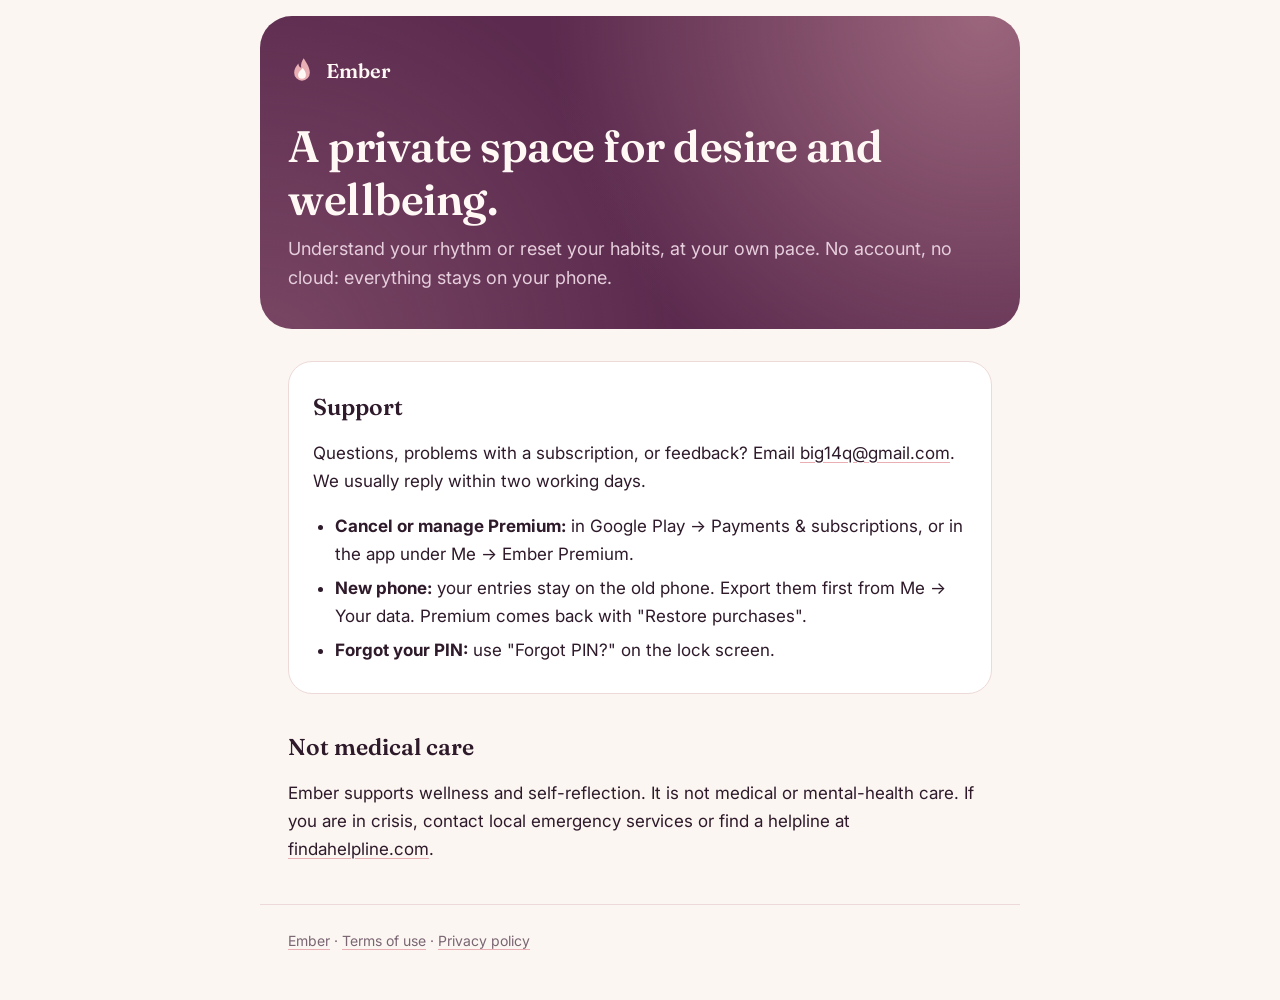
<file: index.html>
<!doctype html>
<html lang="en">
<head>
<meta charset="utf-8">
<meta name="viewport" content="width=device-width, initial-scale=1">
<title>Ember · A private space for desire and wellbeing</title>
<meta name="description" content="Ember is a private wellness app to understand your desire or reset your habits. Everything stays on your phone.">
<link rel="icon" href="favicon.png">
<link rel="stylesheet" href="style.css">
</head>
<body>
<header class="hero">
  <a class="brand" href="index.html"><img src="mark.svg" alt="" width="28" height="28"> Ember</a>
  <h1>A private space for desire and wellbeing.</h1>
  <p class="lede">Understand your rhythm or reset your habits, at your own pace. No account, no cloud: everything stays on your phone.</p>
</header>
<main>
  <section class="summary">
    <h2>Support</h2>
    <p>Questions, problems with a subscription, or feedback? Email <a href="mailto:big14q@gmail.com">big14q@gmail.com</a>. We usually reply within two working days.</p>
    <ul>
      <li><strong>Cancel or manage Premium:</strong> in Google Play → Payments &amp; subscriptions, or in the app under Me → Ember Premium.</li>
      <li><strong>New phone:</strong> your entries stay on the old phone. Export them first from Me → Your data. Premium comes back with "Restore purchases".</li>
      <li><strong>Forgot your PIN:</strong> use "Forgot PIN?" on the lock screen.</li>
    </ul>
  </section>
  <section>
    <h2>Not medical care</h2>
    <p>Ember supports wellness and self-reflection. It is not medical or mental-health care. If you are in crisis, contact local emergency services or find a helpline at <a href="https://findahelpline.com">findahelpline.com</a>.</p>
  </section>
</main>
<footer>
  <a href="index.html">Ember</a> · <a href="terms.html">Terms of use</a> · <a href="privacy.html">Privacy policy</a>
</footer>
</body>
</html>
</file>
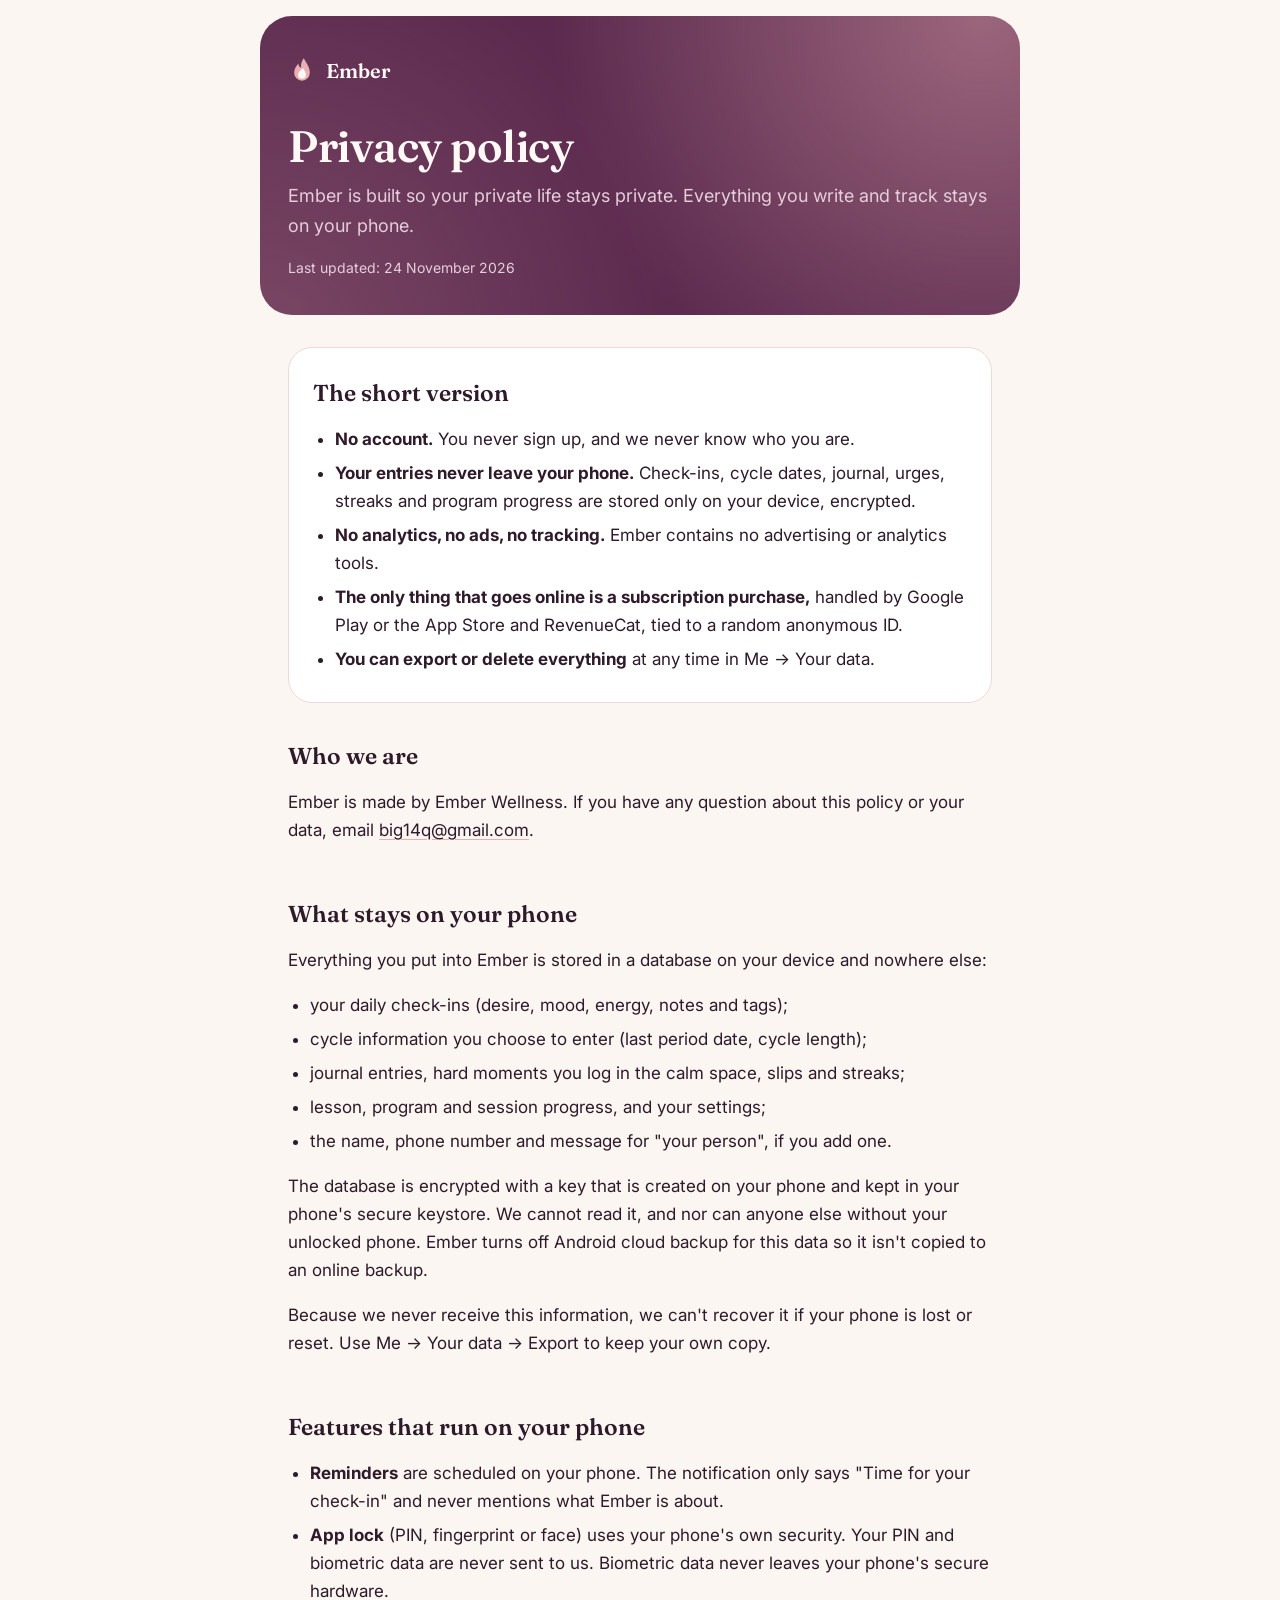
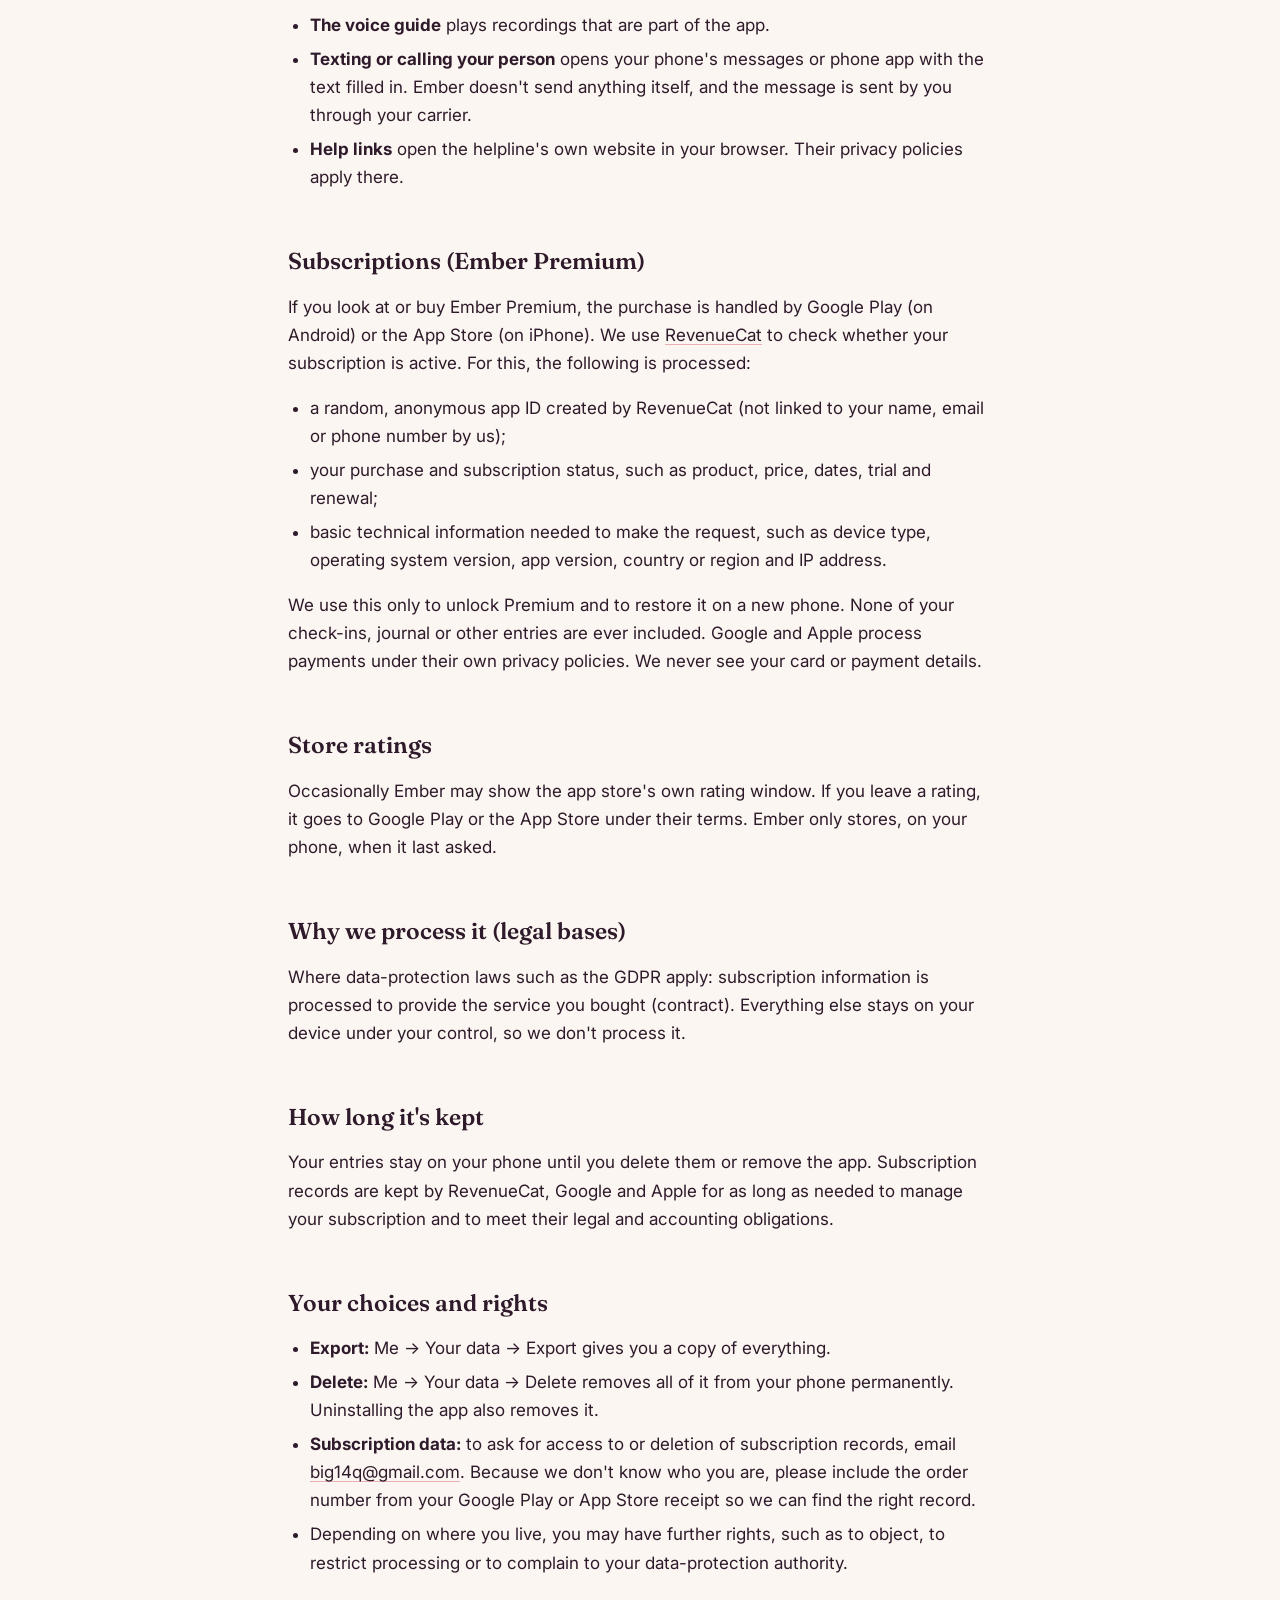
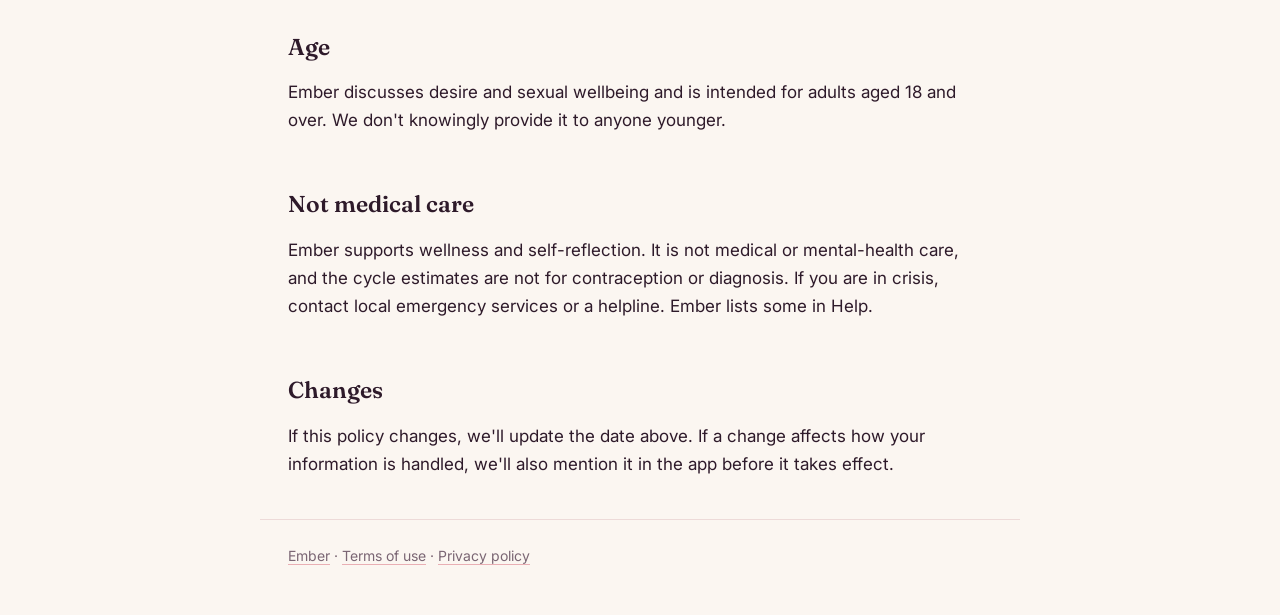
<file: privacy.html>
<!doctype html>
<html lang="en">
<head>
<meta charset="utf-8">
<meta name="viewport" content="width=device-width, initial-scale=1">
<title>Ember · Privacy policy</title>
<meta name="description" content="How Ember handles your information: everything stays on your phone.">
<link rel="icon" href="favicon.png">
<link rel="stylesheet" href="style.css">
</head>
<body>
<header class="hero">
  <a class="brand" href="index.html"><img src="mark.svg" alt="" width="28" height="28"> Ember</a>
  <h1>Privacy policy</h1>
  <p class="lede">Ember is built so your private life stays private. Everything you write and track stays on your phone.</p>
  <p class="updated">Last updated: 24 November 2026</p>
</header>

<main>
  <section class="summary">
    <h2>The short version</h2>
    <ul>
      <li><strong>No account.</strong> You never sign up, and we never know who you are.</li>
      <li><strong>Your entries never leave your phone.</strong> Check-ins, cycle dates, journal, urges, streaks and program progress are stored only on your device, encrypted.</li>
      <li><strong>No analytics, no ads, no tracking.</strong> Ember contains no advertising or analytics tools.</li>
      <li><strong>The only thing that goes online is a subscription purchase,</strong> handled by Google Play or the App Store and RevenueCat, tied to a random anonymous ID.</li>
      <li><strong>You can export or delete everything</strong> at any time in Me → Your data.</li>
    </ul>
  </section>

  <section>
    <h2>Who we are</h2>
    <p>Ember is made by Ember Wellness. If you have any question about this policy or your data, email <a href="mailto:big14q@gmail.com">big14q@gmail.com</a>.</p>
  </section>

  <section>
    <h2>What stays on your phone</h2>
    <p>Everything you put into Ember is stored in a database on your device and nowhere else:</p>
    <ul>
      <li>your daily check-ins (desire, mood, energy, notes and tags);</li>
      <li>cycle information you choose to enter (last period date, cycle length);</li>
      <li>journal entries, hard moments you log in the calm space, slips and streaks;</li>
      <li>lesson, program and session progress, and your settings;</li>
      <li>the name, phone number and message for "your person", if you add one.</li>
    </ul>
    <p>The database is encrypted with a key that is created on your phone and kept in your phone's secure keystore. We cannot read it, and nor can anyone else without your unlocked phone. Ember turns off Android cloud backup for this data so it isn't copied to an online backup.</p>
    <p>Because we never receive this information, we can't recover it if your phone is lost or reset. Use Me → Your data → Export to keep your own copy.</p>
  </section>

  <section>
    <h2>Features that run on your phone</h2>
    <ul>
      <li><strong>Reminders</strong> are scheduled on your phone. The notification only says "Time for your check-in" and never mentions what Ember is about.</li>
      <li><strong>App lock</strong> (PIN, fingerprint or face) uses your phone's own security. Your PIN and biometric data are never sent to us. Biometric data never leaves your phone's secure hardware.</li>
      <li><strong>The voice guide</strong> plays recordings that are part of the app.</li>
      <li><strong>Texting or calling your person</strong> opens your phone's messages or phone app with the text filled in. Ember doesn't send anything itself, and the message is sent by you through your carrier.</li>
      <li><strong>Help links</strong> open the helpline's own website in your browser. Their privacy policies apply there.</li>
    </ul>
  </section>

  <section>
    <h2>Subscriptions (Ember Premium)</h2>
    <p>If you look at or buy Ember Premium, the purchase is handled by Google Play (on Android) or the App Store (on iPhone). We use <a href="https://www.revenuecat.com/privacy">RevenueCat</a> to check whether your subscription is active. For this, the following is processed:</p>
    <ul>
      <li>a random, anonymous app ID created by RevenueCat (not linked to your name, email or phone number by us);</li>
      <li>your purchase and subscription status, such as product, price, dates, trial and renewal;</li>
      <li>basic technical information needed to make the request, such as device type, operating system version, app version, country or region and IP address.</li>
    </ul>
    <p>We use this only to unlock Premium and to restore it on a new phone. None of your check-ins, journal or other entries are ever included. Google and Apple process payments under their own privacy policies. We never see your card or payment details.</p>
  </section>

  <section>
    <h2>Store ratings</h2>
    <p>Occasionally Ember may show the app store's own rating window. If you leave a rating, it goes to Google Play or the App Store under their terms. Ember only stores, on your phone, when it last asked.</p>
  </section>

  <section>
    <h2>Why we process it (legal bases)</h2>
    <p>Where data-protection laws such as the GDPR apply: subscription information is processed to provide the service you bought (contract). Everything else stays on your device under your control, so we don't process it.</p>
  </section>

  <section>
    <h2>How long it's kept</h2>
    <p>Your entries stay on your phone until you delete them or remove the app. Subscription records are kept by RevenueCat, Google and Apple for as long as needed to manage your subscription and to meet their legal and accounting obligations.</p>
  </section>

  <section>
    <h2>Your choices and rights</h2>
    <ul>
      <li><strong>Export:</strong> Me → Your data → Export gives you a copy of everything.</li>
      <li><strong>Delete:</strong> Me → Your data → Delete removes all of it from your phone permanently. Uninstalling the app also removes it.</li>
      <li><strong>Subscription data:</strong> to ask for access to or deletion of subscription records, email <a href="mailto:big14q@gmail.com">big14q@gmail.com</a>. Because we don't know who you are, please include the order number from your Google Play or App Store receipt so we can find the right record.</li>
      <li>Depending on where you live, you may have further rights, such as to object, to restrict processing or to complain to your data-protection authority.</li>
    </ul>
  </section>

  <section>
    <h2>Age</h2>
    <p>Ember discusses desire and sexual wellbeing and is intended for adults aged 18 and over. We don't knowingly provide it to anyone younger.</p>
  </section>

  <section>
    <h2>Not medical care</h2>
    <p>Ember supports wellness and self-reflection. It is not medical or mental-health care, and the cycle estimates are not for contraception or diagnosis. If you are in crisis, contact local emergency services or a helpline. Ember lists some in Help.</p>
  </section>

  <section>
    <h2>Changes</h2>
    <p>If this policy changes, we'll update the date above. If a change affects how your information is handled, we'll also mention it in the app before it takes effect.</p>
  </section>
</main>

<footer>
  <a href="index.html">Ember</a> · <a href="terms.html">Terms of use</a> · <a href="privacy.html">Privacy policy</a>
</footer>
</body>
</html>
</file>
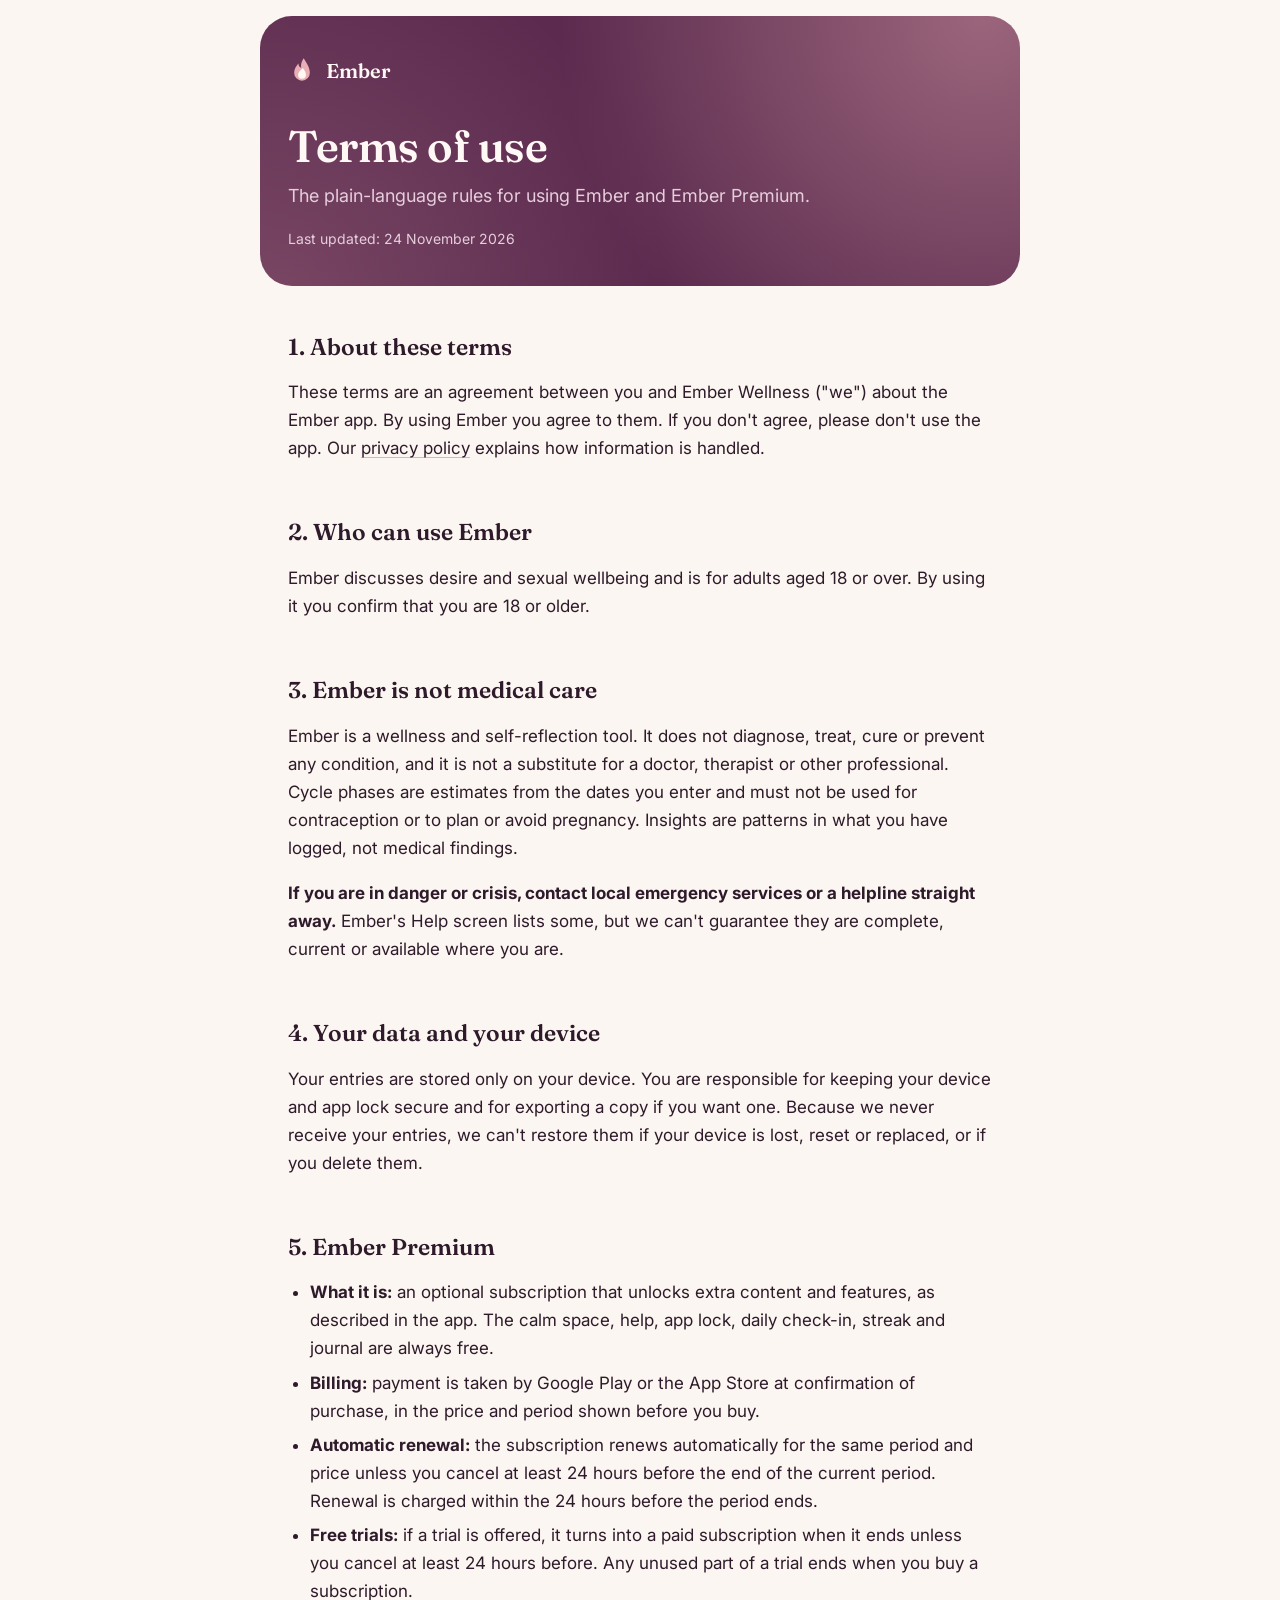
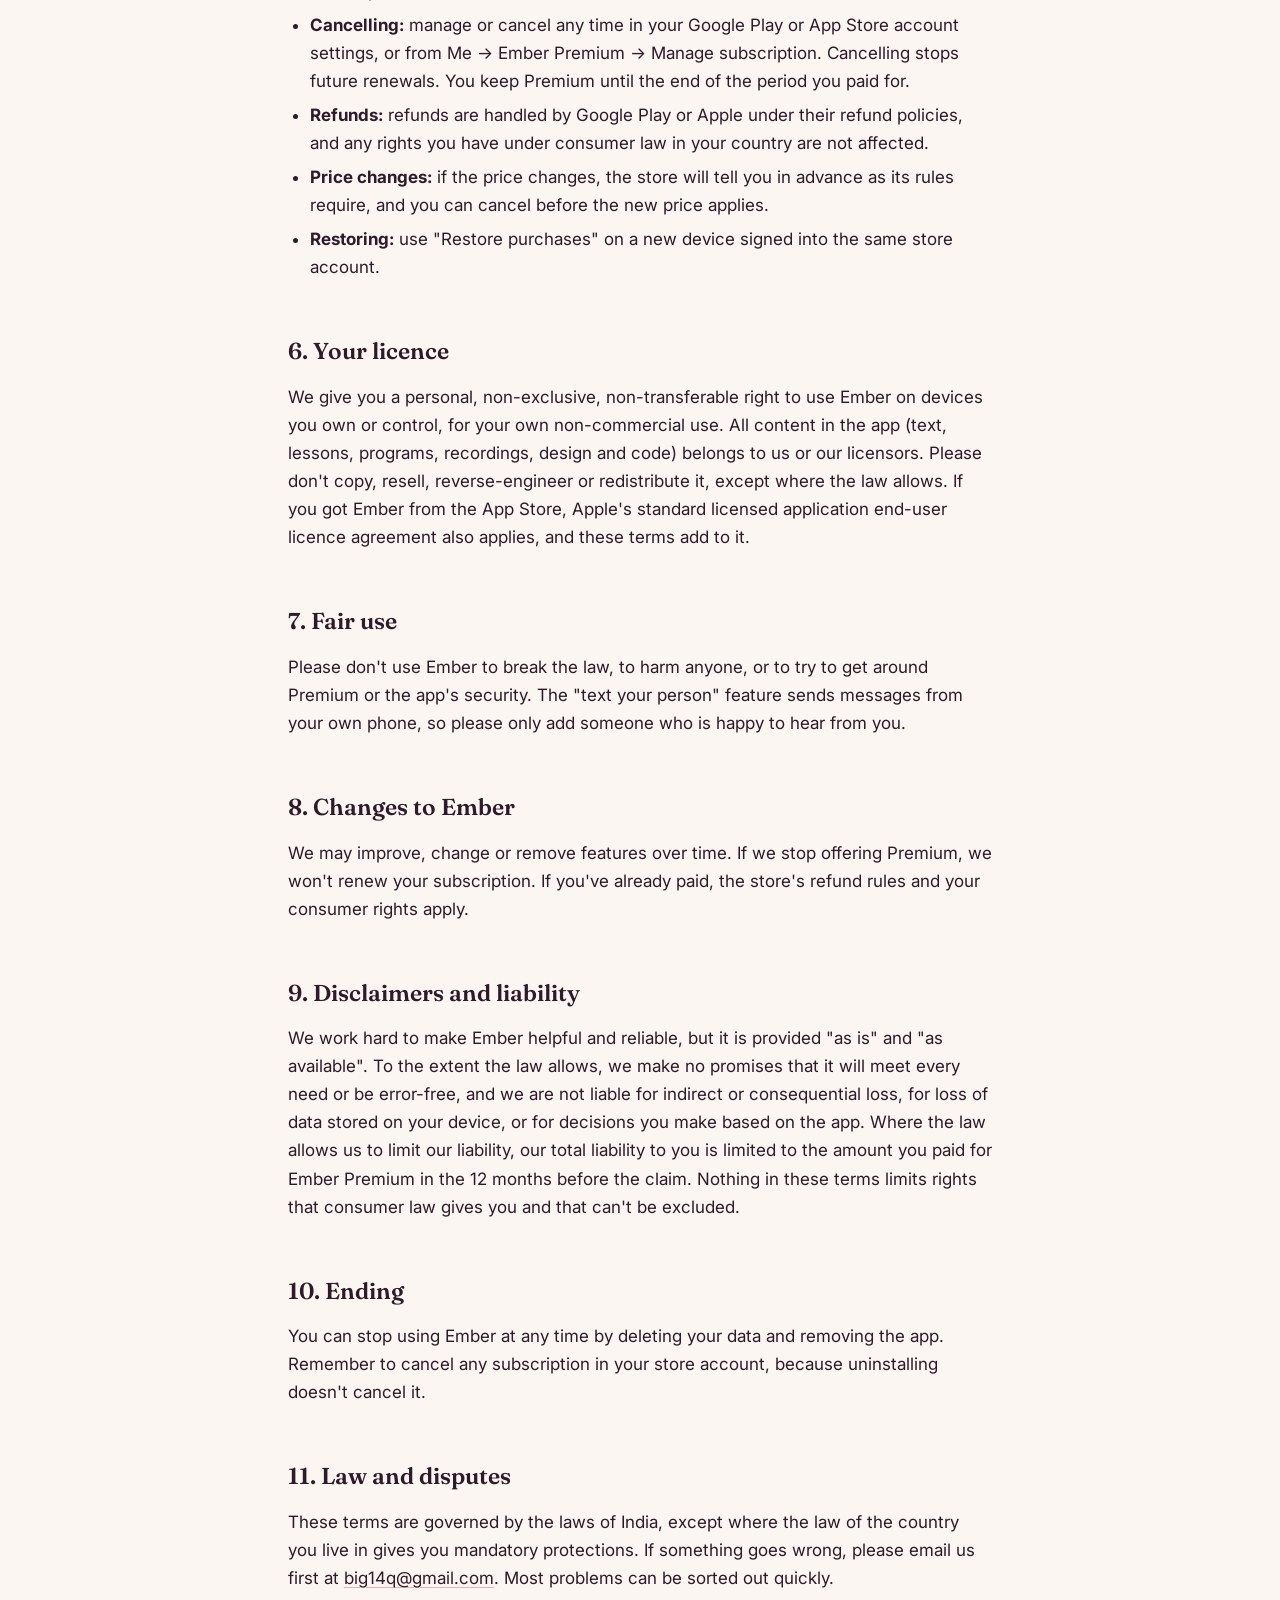
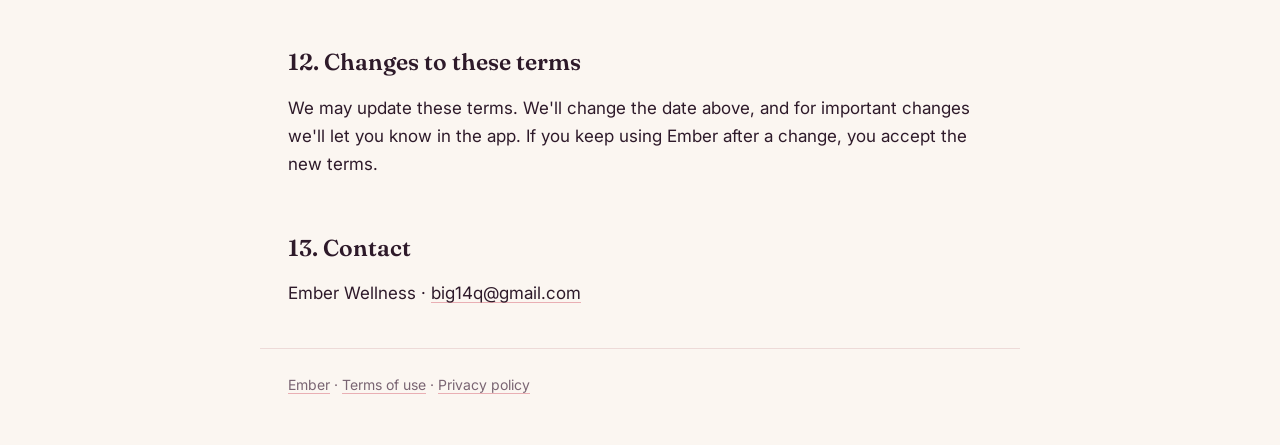
<file: terms.html>
<!doctype html>
<html lang="en">
<head>
<meta charset="utf-8">
<meta name="viewport" content="width=device-width, initial-scale=1">
<title>Ember · Terms of use</title>
<meta name="description" content="The terms for using Ember and Ember Premium.">
<link rel="icon" href="favicon.png">
<link rel="stylesheet" href="style.css">
</head>
<body>
<header class="hero">
  <a class="brand" href="index.html"><img src="mark.svg" alt="" width="28" height="28"> Ember</a>
  <h1>Terms of use</h1>
  <p class="lede">The plain-language rules for using Ember and Ember Premium.</p>
  <p class="updated">Last updated: 24 November 2026</p>
</header>

<main>
  <section>
    <h2>1. About these terms</h2>
    <p>These terms are an agreement between you and Ember Wellness ("we") about the Ember app. By using Ember you agree to them. If you don't agree, please don't use the app. Our <a href="privacy.html">privacy policy</a> explains how information is handled.</p>
  </section>

  <section>
    <h2>2. Who can use Ember</h2>
    <p>Ember discusses desire and sexual wellbeing and is for adults aged 18 or over. By using it you confirm that you are 18 or older.</p>
  </section>

  <section>
    <h2>3. Ember is not medical care</h2>
    <p>Ember is a wellness and self-reflection tool. It does not diagnose, treat, cure or prevent any condition, and it is not a substitute for a doctor, therapist or other professional. Cycle phases are estimates from the dates you enter and must not be used for contraception or to plan or avoid pregnancy. Insights are patterns in what you have logged, not medical findings.</p>
    <p><strong>If you are in danger or crisis, contact local emergency services or a helpline straight away.</strong> Ember's Help screen lists some, but we can't guarantee they are complete, current or available where you are.</p>
  </section>

  <section>
    <h2>4. Your data and your device</h2>
    <p>Your entries are stored only on your device. You are responsible for keeping your device and app lock secure and for exporting a copy if you want one. Because we never receive your entries, we can't restore them if your device is lost, reset or replaced, or if you delete them.</p>
  </section>

  <section>
    <h2>5. Ember Premium</h2>
    <ul>
      <li><strong>What it is:</strong> an optional subscription that unlocks extra content and features, as described in the app. The calm space, help, app lock, daily check-in, streak and journal are always free.</li>
      <li><strong>Billing:</strong> payment is taken by Google Play or the App Store at confirmation of purchase, in the price and period shown before you buy.</li>
      <li><strong>Automatic renewal:</strong> the subscription renews automatically for the same period and price unless you cancel at least 24 hours before the end of the current period. Renewal is charged within the 24 hours before the period ends.</li>
      <li><strong>Free trials:</strong> if a trial is offered, it turns into a paid subscription when it ends unless you cancel at least 24 hours before. Any unused part of a trial ends when you buy a subscription.</li>
      <li><strong>Cancelling:</strong> manage or cancel any time in your Google Play or App Store account settings, or from Me → Ember Premium → Manage subscription. Cancelling stops future renewals. You keep Premium until the end of the period you paid for.</li>
      <li><strong>Refunds:</strong> refunds are handled by Google Play or Apple under their refund policies, and any rights you have under consumer law in your country are not affected.</li>
      <li><strong>Price changes:</strong> if the price changes, the store will tell you in advance as its rules require, and you can cancel before the new price applies.</li>
      <li><strong>Restoring:</strong> use "Restore purchases" on a new device signed into the same store account.</li>
    </ul>
  </section>

  <section>
    <h2>6. Your licence</h2>
    <p>We give you a personal, non-exclusive, non-transferable right to use Ember on devices you own or control, for your own non-commercial use. All content in the app (text, lessons, programs, recordings, design and code) belongs to us or our licensors. Please don't copy, resell, reverse-engineer or redistribute it, except where the law allows. If you got Ember from the App Store, Apple's standard licensed application end-user licence agreement also applies, and these terms add to it.</p>
  </section>

  <section>
    <h2>7. Fair use</h2>
    <p>Please don't use Ember to break the law, to harm anyone, or to try to get around Premium or the app's security. The "text your person" feature sends messages from your own phone, so please only add someone who is happy to hear from you.</p>
  </section>

  <section>
    <h2>8. Changes to Ember</h2>
    <p>We may improve, change or remove features over time. If we stop offering Premium, we won't renew your subscription. If you've already paid, the store's refund rules and your consumer rights apply.</p>
  </section>

  <section>
    <h2>9. Disclaimers and liability</h2>
    <p>We work hard to make Ember helpful and reliable, but it is provided "as is" and "as available". To the extent the law allows, we make no promises that it will meet every need or be error-free, and we are not liable for indirect or consequential loss, for loss of data stored on your device, or for decisions you make based on the app. Where the law allows us to limit our liability, our total liability to you is limited to the amount you paid for Ember Premium in the 12 months before the claim. Nothing in these terms limits rights that consumer law gives you and that can't be excluded.</p>
  </section>

  <section>
    <h2>10. Ending</h2>
    <p>You can stop using Ember at any time by deleting your data and removing the app. Remember to cancel any subscription in your store account, because uninstalling doesn't cancel it.</p>
  </section>

  <section>
    <h2>11. Law and disputes</h2>
    <p>These terms are governed by the laws of India, except where the law of the country you live in gives you mandatory protections. If something goes wrong, please email us first at <a href="mailto:big14q@gmail.com">big14q@gmail.com</a>. Most problems can be sorted out quickly.</p>
  </section>

  <section>
    <h2>12. Changes to these terms</h2>
    <p>We may update these terms. We'll change the date above, and for important changes we'll let you know in the app. If you keep using Ember after a change, you accept the new terms.</p>
  </section>

  <section>
    <h2>13. Contact</h2>
    <p>Ember Wellness · <a href="mailto:big14q@gmail.com">big14q@gmail.com</a></p>
  </section>
</main>

<footer>
  <a href="index.html">Ember</a> · <a href="terms.html">Terms of use</a> · <a href="privacy.html">Privacy policy</a>
</footer>
</body>
</html>
</file>
<file: style.css>
@import url('https://fonts.googleapis.com/css2?family=Fraunces:opsz,wght@9..144,600&family=Inter:wght@400;500&display=swap');

:root {
  --bg: #fbf6f1;
  --surface: #ffffff;
  --text: #2e1a2a;
  --muted: #7a6573;
  --plum: #5b2a4e;
  --blush: #e9afb4;
  --blush-soft: #f9e3e2;
  --border: #eddad8;
  --on-plum: #fff8f4;
  --on-plum-muted: #e6cedc;
}
@media (prefers-color-scheme: dark) {
  :root {
    --bg: #1b1218;
    --surface: #271a23;
    --text: #f7edea;
    --muted: #c0aab8;
    --plum: #3e2138;
    --blush: #e8a9b0;
    --blush-soft: #3d2833;
    --border: #3e2b38;
    --on-plum: #f7edea;
    --on-plum-muted: #d8bfce;
  }
}

* { box-sizing: border-box; }
html { -webkit-text-size-adjust: 100%; }
body {
  margin: 0;
  background: var(--bg);
  color: var(--text);
  font: 17px/1.65 Inter, system-ui, -apple-system, 'Segoe UI', sans-serif;
}
a { color: inherit; text-decoration-color: var(--blush); text-underline-offset: 3px; }

.hero {
  max-width: 760px;
  margin: 16px auto 0;
  padding: 40px 28px 36px;
  border-radius: 32px;
  color: var(--on-plum);
  background:
    radial-gradient(circle at 95% 0%, rgba(233, 175, 180, 0.45), transparent 55%),
    radial-gradient(circle at 0% 110%, rgba(233, 175, 180, 0.22), transparent 50%),
    var(--plum);
}
@media (max-width: 792px) { .hero { margin: 16px 16px 0; } }
.brand {
  display: inline-flex; align-items: center; gap: 10px;
  text-decoration: none; font: 600 20px Fraunces, Georgia, serif;
}
h1, h2 { font-family: Fraunces, Georgia, serif; font-weight: 600; line-height: 1.2; }
h1 { font-size: clamp(32px, 7vw, 44px); margin: 28px 0 8px; letter-spacing: -0.5px; }
.lede { margin: 0; color: var(--on-plum-muted); font-size: 18px; }
.updated { margin: 16px 0 0; color: var(--on-plum-muted); font-size: 14px; }

main { max-width: 760px; margin: 0 auto; padding: 8px 28px 24px; }
section { padding-top: 12px; }
h2 { font-size: 23px; margin: 28px 0 8px; }
ul { padding-left: 22px; }
li { margin: 6px 0; }
.summary {
  margin-top: 24px; padding: 4px 24px 12px;
  background: var(--surface); border: 1px solid var(--border); border-radius: 24px;
}
.fill { background: var(--blush-soft); border-radius: 6px; padding: 0 4px; }
footer {
  max-width: 760px; margin: 0 auto; padding: 24px 28px 48px;
  color: var(--muted); font-size: 14px; border-top: 1px solid var(--border);
}
</file>
